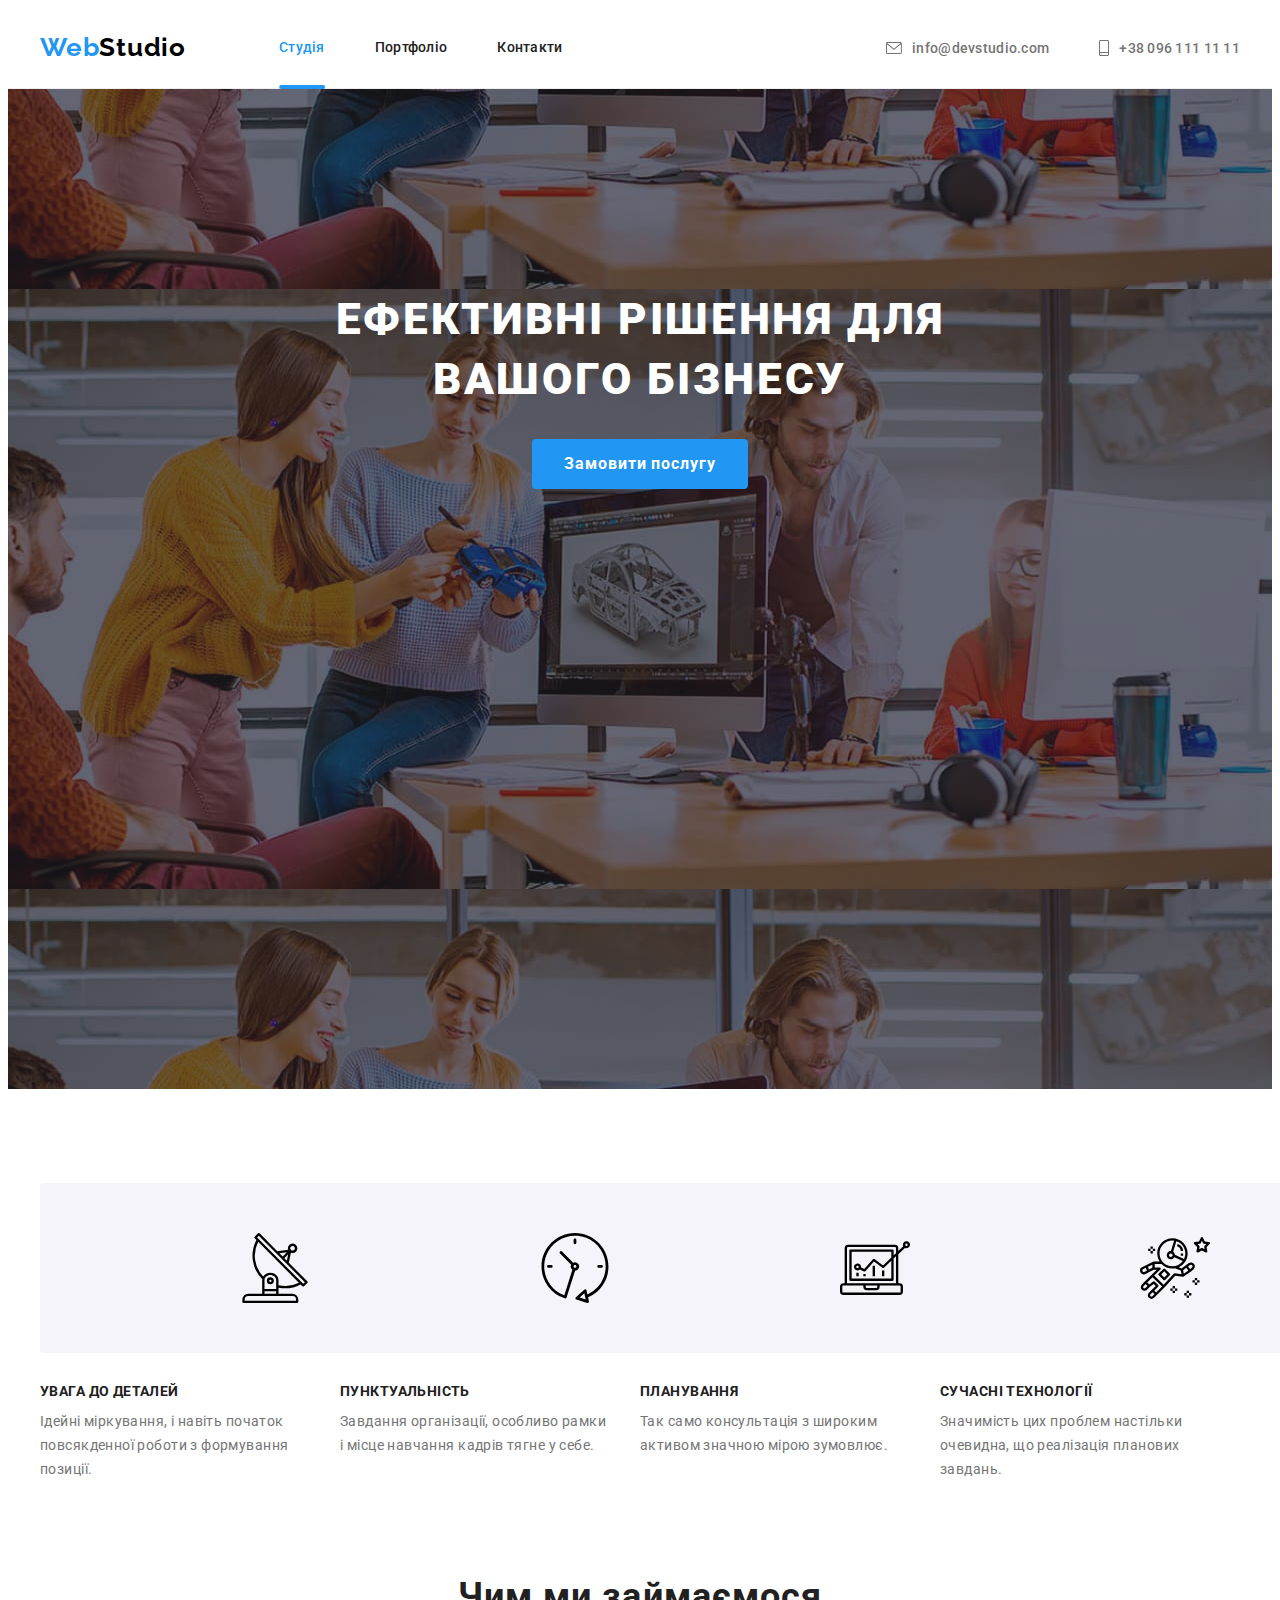
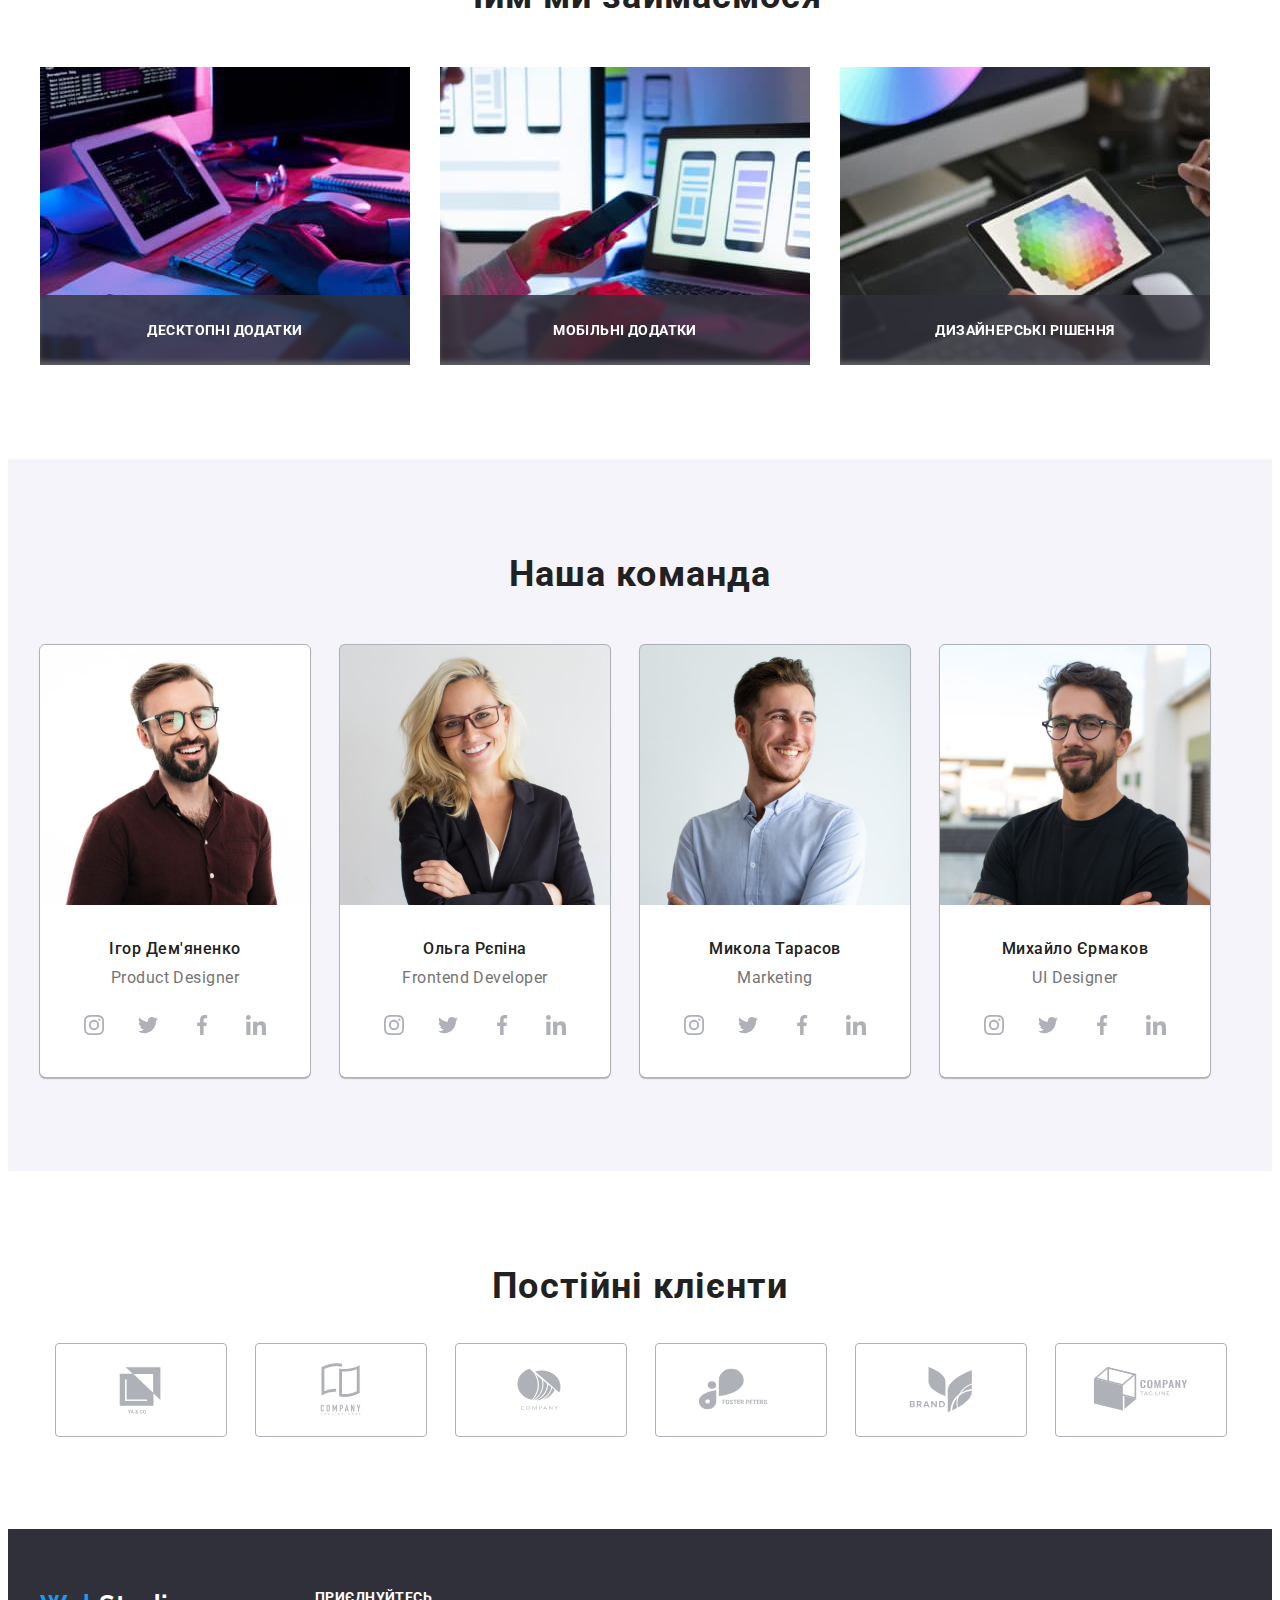
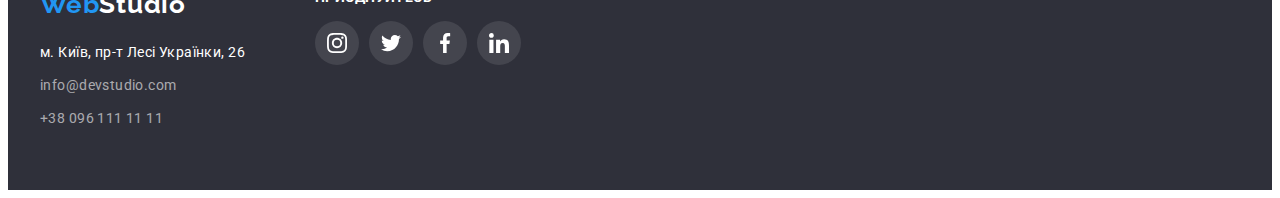
<file: index.html>
<!DOCTYPE html>
<html lang="uk">
  <head>
    <meta charset="UTF-8" />
    <meta http-equiv="X-UA-Compatible" content="IE=edge" />
    <meta name="viewport" content="width=device-width, initial-scale=1.0" />
    <title>WebStudio</title>
    <!-- Fonts -->
    <link rel="preconnect" href="https://fonts.googleapis.com" />
    <link rel="preconnect" href="https://fonts.gstatic.com" crossorigin />
    <link
      href="https://fonts.googleapis.com/css2?family=Fira+Code:wght@300;400;500;600;700&family=Raleway:wght@700&family=Roboto:wght@400;500;700;900&display=swap"
      rel="stylesheet"
    />
    <!-- Modern-normalize -->
    <link
      rel="stylesheet"
      href="https://cdnjs.cloudflare.com/ajax/libs/modern-normalize/1.1.0/modern-normalize.min.css"
      integrity="sha512-wpPYUAdjBVSE4KJnH1VR1HeZfpl1ub8YT/NKx4PuQ5NmX2tKuGu6U/JRp5y+Y8XG2tV+wKQpNHVUX03MfMFn9Q=="
      crossorigin="anonymous"
      referrerpolicy="no-referrer"
    />
    <!-- Custom styles -->
    <link rel="stylesheet" href="./scc/style.css" />
  </head>
  <body class="body">
    <!-- header -->
    <header class="header-chapter">
      <div class="header-container container">
        <a class="logo link" href=""
          >Web<span class="logo-header">Studio</span></a
        >
        <nav class="header-nav">
          <ul class="nav-list list">
            <li class="nav-item">
              <a href="" class="nav-link curent link">Студія</a>
            </li>
            <li class="nav-item">
              <a href="./portfolio.html" class="nav-link link">Портфоліо</a>
            </li>
            <li class="nav-item">
              <a href="" class="nav-link link">Контакти</a>
            </li>
          </ul>
        </nav>
        <div class="header-group">
          <a href="mailto:info@devstudio.com" class="header-mail link"
            ><svg class="heder-icon" width="16" height="12">
              <use href="./img/icons.svg#icon-envelope"></use>
            </svg>
            info@devstudio.com</a
          >
          <a href="tel:+380961111111" class="header-tel link">
            <svg class="heder-icon" width="10" height="16">
              <use href="./img/icons.svg#icon-smartphone"></use></svg
            >+38 096 111 11 11</a
          >
        </div>
      </div>
    </header>
    <!-- Main section -->
    <main>
      <!-- Hero section-->
      <section class="hero-chapter">
        <div class="about-container container">
          <h1 class="hero-title">
            Ефективні рішення для <br />
            вашого бізнесу
          </h1>
          <button class="button-hero" type="button" data-modal-open>
            Замовити послугу
          </button>
        </div>
      </section>
      <!-- Benefits section -->
      <section class="section-chapt">
        <div class="container">
          <h2 class="visually-hidden">Переваги нашої компанії</h2>
          <ul class="benefits-text list">
            <li class="about-text">
              <div class="benefits-company">
                <svg class="benefits-icon">
                  <use href="./img/icons.svg#icon-antenna"></use>
                </svg>
              </div>
              <h3 class="section-title">УВАГА ДО ДЕТАЛЕЙ</h3>
              <p class="section-text">
                Ідейні міркування, і навіть початок повсякденної роботи з
                формування позиції.
              </p>
            </li>

            <li class="about-text">
              <div class="benefits-company">
                <svg class="benefits-icon">
                  <use href="./img/icons.svg#icon-clock"></use>
                </svg>
              </div>
              <h3 class="section-title">ПУНКТУАЛЬНІСТЬ</h3>
              <p class="section-text">
                Завдання організації, особливо рамки і місце навчання кадрів
                тягне у себе.
              </p>
            </li>
            <li class="about-text">
              <div class="benefits-company">
                <svg class="benefits-icon">
                  <use href="./img/icons.svg#icon-diagram"></use>
                </svg>
              </div>

              <h3 class="section-title">ПЛАНУВАННЯ</h3>
              <p class="section-text">
                Так само консультація з широким активом значною мірою зумовлює.
              </p>
            </li>
            <li class="about-text">
              <div class="benefits-company">
                <svg class="benefits-icon">
                  <use href="./img/icons.svg#icon-astronaut"></use>
                </svg>
              </div>

              <h3 class="section-title">СУЧАСНІ ТЕХНОЛОГІЇ</h3>
              <p class="section-text">
                Значимість цих проблем настільки очевидна, що реалізація
                планових завдань.
              </p>
            </li>
          </ul>
        </div>
      </section>
      <!-- Project section-->
      <section class="project-chapter">
        <div class="container">
          <h2 class="project-title">Чим ми займаємося</h2>

          <ul class="progect-desc list">
            <li class="about-project">
              <img
                src="./img/about-img1-jpg.jpg"
                alt="Програмування"
                width="370"
                height="294"
              />
              <div class="overlay-section">
                <p class="ovarlay-title">Десктопні додатки</p>
              </div>
            </li>
            <li class="about-project">
              <img
                src="./img/about-img2-jpg.jpg"
                alt="Програмування"
                width="370"
                height="294"
              />
              <div class="overlay-section">
                <p class="ovarlay-title">Мобільні додатки</p>
              </div>
            </li>
            <li class="about-project">
              <img
                src="./img/about-img3-jpg.jpg"
                alt="Програмування"
                width="370"
                height="294"
              />
              <div class="overlay-section">
                <p class="ovarlay-title">Дизайнерські рішення</p>
              </div>
            </li>
          </ul>
        </div>
      </section>
      <!-- Team section -->
      <section class="comand-link">
        <div class="container">
          <h2 class="comand-title">Наша команда</h2>
          <ul class="team-galery list">
            <li class="about-comand">
              <img
                src="./img/workers/img.jpg"
                alt="співробітник"
                width="270"
                height="260"
              />
              <div class="team-comand">
                <h3 class="comand-item">Ігор Дем'яненко</h3>
                <p class="comand-text" lang="en">Product Designer</p>
                <ul class="socials list">
                  <li class="socials-item">
                    <a
                      class="socials-link link social-bag"
                      href="https://instagram.com"
                      target="_blank"
                      rel="noopener noreferrer"
                      aria-label="Instagram icon"
                    >
                      <svg class="socials-icon" width="20" height="20">
                        <use href="./img/icons.svg#icon-instagram"></use>
                      </svg>
                    </a>
                  </li>

                  <li class="socials-item">
                    <a
                      class="socials-link link"
                      href="https://twitter.com"
                      target="_blank"
                      rel="noopener noreferrer"
                      aria-label="Twitter icon"
                    >
                      <svg class="socials-icon" width="20" height="20">
                        <use href="./img/icons.svg#icon-twitter"></use>
                      </svg>
                    </a>
                  </li>
                  <li class="socials-item">
                    <a
                      class="socials-link link"
                      href="https://facebook.com"
                      target="_blank"
                      rel="noopener noreferrer"
                      aria-label="Facebook icon"
                    >
                      <svg class="socials-icon" width="20" height="20">
                        <use href="./img/icons.svg#icon-facebook"></use>
                      </svg>
                    </a>
                  </li>
                  <li class="socials-item">
                    <a
                      class="socials-link link"
                      href="https://linkedin.com"
                      target="_blank"
                      rel="noopener noreferrer"
                      aria-label="Linkedin icon"
                    >
                      <svg class="socials-icon" width="20" height="20">
                        <use href="./img/icons.svg#icon-linkedin"></use>
                      </svg>
                    </a>
                  </li>
                </ul>
              </div>
            </li>
            <li class="about-comand">
              <img
                src="./img/workers/img1.jpg"
                alt="співробітниця"
                width="270"
                height="260"
              />
              <div class="team-comand">
                <h3 class="comand-item">Ольга Рєпіна</h3>
                <p class="comand-text" lang="en">Frontend Developer</p>
                <ul class="socials list">
                  <li class="socials-item">
                    <a
                      class="socials-link link social-bag"
                      href="https://instagram.com"
                      target="_blank"
                      rel="noopener noreferrer"
                      aria-label="Instagram icon"
                    >
                      <svg class="socials-icon" width="20" height="20">
                        <use href="./img/icons.svg#icon-instagram"></use>
                      </svg>
                    </a>
                  </li>
                  <li class="socials-item">
                    <a
                      class="socials-link link"
                      href="https://twitter.com"
                      target="_blank"
                      rel="noopener noreferrer"
                      aria-label="Twitter icon"
                    >
                      <svg class="socials-icon" width="20" height="20">
                        <use href="./img/icons.svg#icon-twitter"></use>
                      </svg>
                    </a>
                  </li>
                  <li class="socials-item">
                    <a
                      class="socials-link link"
                      href="https://facebook.com"
                      target="_blank"
                      rel="noopener noreferrer"
                      aria-label="Facebook icon"
                    >
                      <svg class="socials-icon" width="20" height="20">
                        <use href="./img/icons.svg#icon-facebook"></use>
                      </svg>
                    </a>
                  </li>
                  <li class="socials-item">
                    <a
                      class="socials-link link"
                      href="https://linkedin.com"
                      target="_blank"
                      rel="noopener noreferrer"
                      aria-label="Linkedin icon"
                    >
                      <svg class="socials-icon" width="20" height="20">
                        <use href="./img/icons.svg#icon-linkedin"></use>
                      </svg>
                    </a>
                  </li>
                </ul>
              </div>
            </li>
            <li class="about-comand">
              <img
                src="./img/workers/img2.jpg"
                alt="співробітник"
                width="270"
                height="260"
              />
              <div class="team-comand">
                <h3 class="comand-item">Микола Тарасов</h3>
                <p class="comand-text" lang="en">Marketing</p>
                <ul class="socials list">
                  <li class="socials-item">
                    <a
                      class="socials-link link social-bag"
                      href="https://instagram.com"
                      target="_blank"
                      rel="noopener noreferrer"
                      aria-label="Instagram icon"
                    >
                      <svg class="socials-icon" width="20" height="20">
                        <use href="./img/icons.svg#icon-instagram"></use>
                      </svg>
                    </a>
                  </li>
                  <li class="socials-item">
                    <a
                      class="socials-link link"
                      href="https://twitter.com"
                      target="_blank"
                      rel="noopener noreferrer"
                      aria-label="Twitter icon"
                    >
                      <svg class="socials-icon" width="20" height="20">
                        <use href="./img/icons.svg#icon-twitter"></use>
                      </svg>
                    </a>
                  </li>
                  <li class="socials-item">
                    <a
                      class="socials-link link"
                      href="https://facebook.com"
                      target="_blank"
                      rel="noopener noreferrer"
                      aria-label="Facebook icon"
                    >
                      <svg class="socials-icon" width="20" height="20">
                        <use href="./img/icons.svg#icon-facebook"></use>
                      </svg>
                    </a>
                  </li>
                  <li class="socials-item">
                    <a
                      class="socials-link link"
                      href="https://linkedin.com"
                      target="_blank"
                      rel="noopener noreferrer"
                      aria-label="Linkedin icon"
                    >
                      <svg class="socials-icon" width="20" height="20">
                        <use href="./img/icons.svg#icon-linkedin"></use>
                      </svg>
                    </a>
                  </li>
                </ul>
              </div>
            </li>
            <li class="about-comand">
              <img
                src="./img/workers/img3.jpg"
                alt="співробітник"
                width="270"
                height="260"
              />
              <div class="team-comand">
                <h3 class="comand-item">Михайло Єрмаков</h3>
                <p class="comand-text" lang="en">UI Designer</p>
                <ul class="socials list">
                  <li class="socials-item">
                    <a
                      class="socials-link link"
                      href="https://instagram.com"
                      target="_blank"
                      rel="noopener noreferrer"
                      aria-label="Instagram icon"
                    >
                      <svg class="socials-icon" width="20" height="20">
                        <use href="./img/icons.svg#icon-instagram"></use>
                      </svg>
                    </a>
                  </li>
                  <li class="socials-item">
                    <a
                      class="socials-link link"
                      href="https://twitter.com"
                      target="_blank"
                      rel="noopener noreferrer"
                      aria-label="Twitter icon"
                    >
                      <svg class="socials-icon" width="20" height="20">
                        <use href="./img/icons.svg#icon-twitter"></use>
                      </svg>
                    </a>
                  </li>
                  <li class="socials-item">
                    <a
                      class="socials-link link"
                      href="https://facebook.com"
                      target="_blank"
                      rel="noopener noreferrer"
                      aria-label="Facebook icon"
                    >
                      <svg class="socials-icon" width="20" height="20">
                        <use href="./img/icons.svg#icon-facebook"></use>
                      </svg>
                    </a>
                  </li>
                  <li class="socials-item">
                    <a
                      class="socials-link link"
                      href="https://linkedin.com"
                      target="_blank"
                      rel="noopener noreferrer"
                      aria-label="Linkedin icon"
                    >
                      <svg class="socials-icon" width="20" height="20">
                        <use href="./img/icons.svg#icon-linkedin"></use>
                      </svg>
                    </a>
                  </li>
                </ul>
              </div>
            </li>
          </ul>
        </div>
      </section>
    </main>
    <!-- Clients -->
    <section class="clients">
      <div class="container">
        <h2 class="project-title">Постійні клієнти</h2>
        <ul class="our-clients">
          <li class="clients-item list">
            <a
              class="clients-link link"
              href="https://yaco.com"
              target="_blank"
              rel="noopener noreferrer"
              aria-label="yaco icon"
            >
              <svg class="clients-icon" width="106" height="60">
                <use href="./img/icons.svg#icon-yaco"></use>
              </svg>
            </a>
          </li>
          <li class="clients-item list">
            <a
              class="clients-link link"
              href="https://taglinehere.com"
              target="_blank"
              rel="noopener noreferrer"
              aria-label="taglinehere icon"
            >
              <svg class="clients-icon" width="106" height="60">
                <use href="./img/icons.svg#icon-taglinehere"></use>
              </svg>
            </a>
          </li>

          <li class="clients-item list">
            <a
              class="clients-link link"
              href="https://company.com"
              target="_blank"
              rel="noopener noreferrer"
              aria-label="company icon"
            >
              <svg class="clients-icon" width="106" height="60">
                <use href="./img/icons.svg#icon-company"></use>
              </svg>
            </a>
          </li>
          <li class="clients-item list">
            <a
              class="clients-link link"
              href="https://foster.com"
              target="_blank"
              rel="noopener noreferrer"
              aria-label="foster icon"
            >
              <svg class="clients-icon" width="106" height="60">
                <use href="./img/icons.svg#icon-foster"></use>
              </svg>
            </a>
          </li>
          <li class="clients-item list">
            <a
              class="clients-link link"
              href="https://brand.com"
              target="_blank"
              rel="noopener noreferrer"
              aria-label="brand icon"
            >
              <svg class="clients-icon" width="106" height="60">
                <use href="./img/icons.svg#icon-brand"></use>
              </svg>
            </a>
          </li>
          <li class="clients-item list">
            <a
              class="clients-link link"
              href="https://tagline.com"
              target="_blank"
              rel="noopener noreferrer"
              aria-label="tagline icon"
            >
              <svg class="clients-icon" width="106" height="60">
                <use href="./img/icons.svg#icon-tagline"></use>
              </svg>
            </a>
          </li>
        </ul>
      </div>
    </section>
    <!-- Footer -->
    <footer class="footer">
      <div class="container footer-container">
        <div>
          <a class="logo-element link" href=""
            >Web<span class="logo-footer">Studio</span></a
          >
          <address class="address">
            <ul class="list">
              <li class="footer-list">
                <a
                  class="footer-adres link"
                  href="https://goo.gl/maps/aXZ9ns17Bob6LLna9"
                  target="_blank"
                  rel="noopener noreferrer "
                  >м. Київ, пр-т Лесі Українки, 26</a
                >
              </li>
              <li class="footer-element">
                <a href="mailto:info@devstudio.com" class="footer-mail link"
                  >info@devstudio.com</a
                >
              </li>
              <li class="footer-element">
                <a href="tel:+380961111111" class="footer-tel link"
                  >+38 096 111 11 11</a
                >
              </li>
            </ul>
          </address>
        </div>
        <div class="footer-galery">
          <h3 class="footer-icon">приєднуйтесь</h3>
          <ul class="networks-galery">
            <li class="footer-icon list">
              <a
                class="footer-clas link"
                href="https://instagram.com"
                target="_blank"
                rel="noopener noreferrer"
                aria-label="Instagram icon"
              >
                <svg class="socials-networks" width="20" height="20">
                  <use href="./img/icons.svg#icon-instagram"></use>
                </svg>
              </a>
            </li>
            <li class="footer-icon list">
              <a
                class="footer-clas link twitter-element"
                href="https://twitter.com"
                target="_blank"
                rel="noopener noreferrer"
                aria-label="Twitter icon"
              >
                <svg class="socials-networks" width="20" height="20">
                  <use href="./img/icons.svg#icon-twitter"></use>
                </svg>
              </a>
            </li>
            <li class="footer-icon list">
              <a
                class="footer-clas link"
                href="https://facebook.com"
                target="_blank"
                rel="noopener noreferrer"
                aria-label="Facebook icon"
              >
                <svg class="socials-networks" width="20" height="20">
                  <use href="./img/icons.svg#icon-facebook"></use>
                </svg>
              </a>
            </li>
            <li class="footer-icon list">
              <a
                class="footer-clas link"
                href="https://linkedin.com"
                target="_blank"
                rel="noopener noreferrer"
                aria-label="Linkedin icon"
              >
                <svg class="socials-networks" width="20" height="20">
                  <use href="./img/icons.svg#icon-linkedin"></use>
                </svg>
              </a>
            </li>
          </ul>
        </div>
      </div>
    </footer>
    <!-- Modal window -->
    <div class="backdrop is-hidden" data-modal>
      <div class="modal">
        <button class="modal-btn" data-modal-close>
          <svg class="modal-icon" width="18" height="18">
            <use href="./img/icons.svg#icon-close-black"></use>
          </svg>
        </button>
      </div>
    </div>
    <script src="./js/modal.js"></script>
  </body>
</html>
</file>
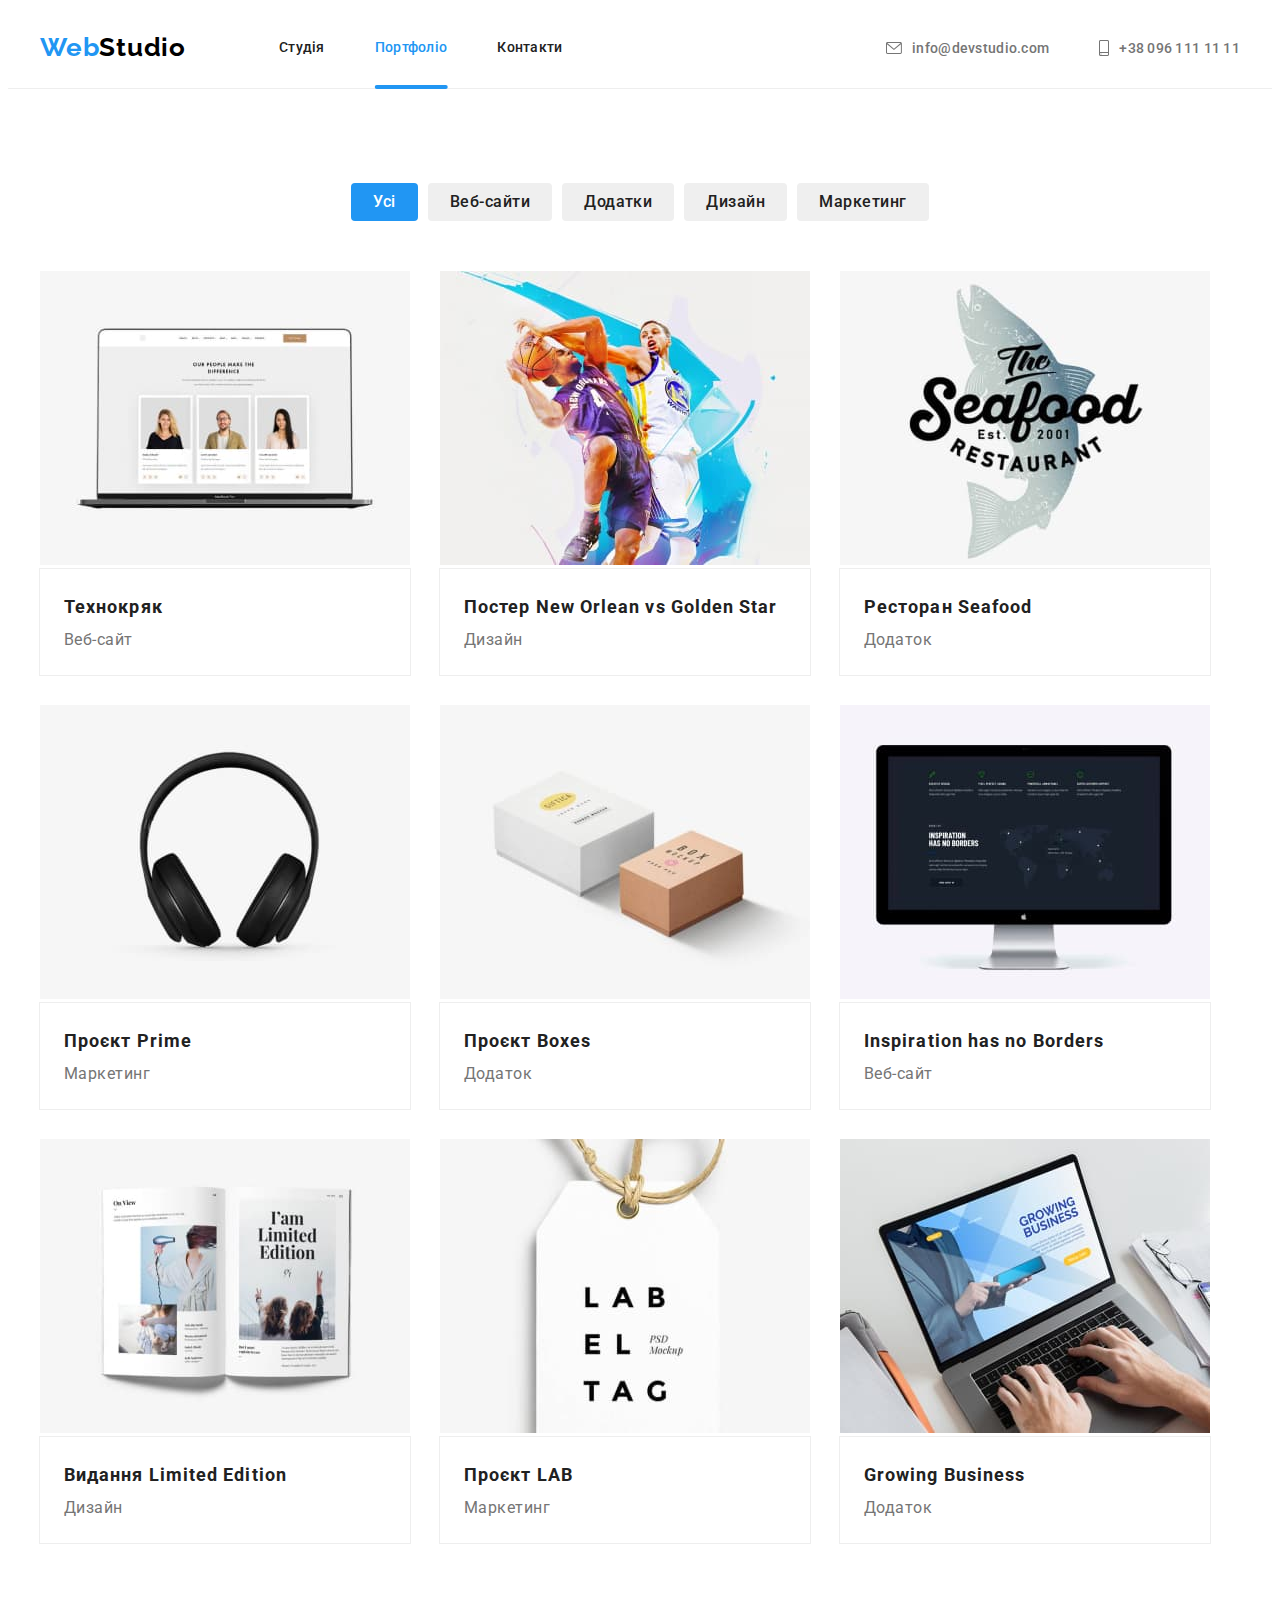
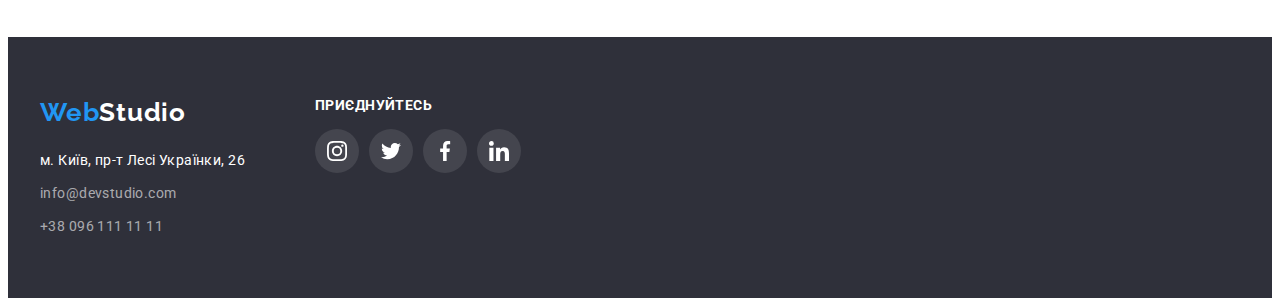
<file: portfolio.html>
<!DOCTYPE html>
<html lang="uk">
  <head>
    <meta charset="UTF-8" />
    <meta http-equiv="X-UA-Compatible" content="IE=edge" />
    <meta name="viewport" content="width=device-width, initial-scale=1.0" />
    <title>WebStudio</title>
    <!-- Fonts -->
    <link rel="preconnect" href="https://fonts.googleapis.com" />
    <link rel="preconnect" href="https://fonts.gstatic.com" crossorigin />
    <link
      href="https://fonts.googleapis.com/css2?family=Fira+Code:wght@300;400;500;600;700&family=Raleway:wght@700&family=Roboto:wght@400;500;700;900&display=swap"
      rel="stylesheet"
    />
    <!-- Modern-normalize -->
    <link
      rel="stylesheet"
      href="https://cdnjs.cloudflare.com/ajax/libs/modern-normalize/1.1.0/modern-normalize.min.css"
      integrity="sha512-wpPYUAdjBVSE4KJnH1VR1HeZfpl1ub8YT/NKx4PuQ5NmX2tKuGu6U/JRp5y+Y8XG2tV+wKQpNHVUX03MfMFn9Q=="
      crossorigin="anonymous"
      referrerpolicy="no-referrer"
    />
    <!-- Custom styles -->
    <link rel="stylesheet" href="./scc/style.css" />
  </head>
  <body class="body">
    <!-- Heder section-->
    <header class="header-chapter">
      <div class="header-container container">
        <a class="logo link" href=""
          >Web<span class="logo-header">Studio</span></a
        >
        <nav class="header-nav">
          <ul class="nav-list list">
            <li class="nav-item">
              <a href="./index.html" class="nav-link link">Студія</a>
            </li>
            <li class="nav-item">
              <a href="" class="nav-link curent link">Портфоліо</a>
            </li>
            <li class="nav-item">
              <a href="" class="nav-link link">Контакти</a>
            </li>
          </ul>
        </nav>
        <div class="header-group">
          <a href="mailto:info@devstudio.com" class="header-mail link"
            ><svg class="heder-icon" width="16" height="12">
              <use href="./img/icons.svg#icon-envelope"></use>
            </svg>
            info@devstudio.com</a
          >
          <a href="tel:+380961111111" class="header-tel link">
            <svg class="heder-icon" width="10" height="16">
              <use href="./img/icons.svg#icon-smartphone"></use></svg
            >+38 096 111 11 11</a
          >
        </div>
      </div>
    </header>
    <main>
      <!-- Hero section -->
      <section class="button-container">
        <div class="container">
          <ul class="button-btn list">
            <li>
              <button type="button" class="btn-list btn-item">Усі</button>
            </li>
            <li><button type="button" class="btn-list">Веб-сайти</button></li>
            <li><button type="button" class="btn-list">Додатки</button></li>
            <li><button type="button" class="btn-list">Дизайн</button></li>
            <li><button type="button" class="btn-list">Маркетинг</button></li>
          </ul>
          <!-- Project company -->

          <h1 class="visually-hidden">Проєкти компанії</h1>
          <ul class="photo-project list">
            <li class="project-content">
              <div class="team-thumb">
                <img
                  src="./img/photoprogect/img.jpg"
                  alt="Ноутбук"
                  width="370"
                  height="294"
                />
                <div class="overlay">
                  <p class="overlay-text">
                    Ресурс пропонує комплексні пропозиції з різним рівнем
                    функціоналу та сервісів. Все це дозволить відвідувачу
                    отримати вичерпні відомості про компанію чи приватну особу.
                  </p>
                </div>
              </div>
              <div class="photo-content">
                <h2 class="design-title">Технокряк</h2>
                <p class="design-text">Веб-сайт</p>
              </div>
            </li>

            <li class="project-content">
              <div class="team-thumb">
                <img
                  src="./img/photoprogect/img1.jpg"
                  alt="Баскетбол"
                  width="370"
                  height="294"
                />
                <div class="overlay">
                  <p class="overlay-text">
                    Ресурс пропонує комплексні пропозиції з різним рівнем
                    функціоналу та сервісів. Все це дозволить відвідувачу
                    отримати вичерпні відомості про компанію чи приватну особу.
                  </p>
                </div>
              </div>

              <div class="photo-content">
                <h2 class="design-title">Постер New Orlean vs Golden Star</h2>
                <p class="design-text">Дизайн</p>
              </div>
            </li>

            <li class="project-content">
              <div class="team-thumb">
                <img
                  src="./img/photoprogect/img2.jpg"
                  alt="Логотип"
                  width="370"
                  height="294"
                />
                <div class="overlay">
                  <p class="overlay-text">
                    Ресурс пропонує комплексні пропозиції з різним рівнем
                    функціоналу та сервісів. Все це дозволить відвідувачу
                    отримати вичерпні відомості про компанію чи приватну особу.
                  </p>
                </div>
              </div>
              <div class="photo-content">
                <h2 class="design-title">Ресторан Seafood</h2>
                <p class="design-text">Додаток</p>
              </div>
            </li>

            <li class="project-content">
              <div class="team-thumb">
                <img
                  src="./img/photoprogect/img3.jpg"
                  alt="Навушники"
                  width="370"
                  height="294"
                />
                <div class="overlay">
                  <p class="overlay-text">
                    Ресурс пропонує комплексні пропозиції з різним рівнем
                    функціоналу та сервісів. Все це дозволить відвідувачу
                    отримати вичерпні відомості про компанію чи приватну особу.
                  </p>
                </div>
              </div>
              <div class="photo-content">
                <h2 class="design-title">Проєкт Prime</h2>
                <p class="design-text">Маркетинг</p>
              </div>
            </li>

            <li class="project-content">
              <div class="team-thumb">
                <img
                  src="./img/photoprogect/img4.jpg"
                  alt="Коробки"
                  width="370"
                  height="294"
                />
                <div class="overlay">
                  <p class="overlay-text">
                    Ресурс пропонує комплексні пропозиції з різним рівнем
                    функціоналу та сервісів. Все це дозволить відвідувачу
                    отримати вичерпні відомості про компанію чи приватну особу.
                  </p>
                </div>
              </div>
              <div class="photo-content">
                <h2 class="design-title" lang="en">Проєкт Boxes</h2>
                <p class="design-text">Додаток</p>
              </div>
            </li>

            <li class="project-content">
              <div class="team-thumb">
                <img
                  src="./img/photoprogect/img5.jpg"
                  alt="Комп"
                  width="370"
                  height="294"
                />
                <div class="overlay">
                  <p class="overlay-text">
                    Ресурс пропонує комплексні пропозиції з різним рівнем
                    функціоналу та сервісів. Все це дозволить відвідувачу
                    отримати вичерпні відомості про компанію чи приватну особу.
                  </p>
                </div>
              </div>
              <div class="photo-content">
                <h2 class="design-title" lang="en">
                  Inspiration has no Borders
                </h2>
                <p class="design-text">Веб-сайт</p>
              </div>
            </li>

            <li class="project-content">
              <div class="team-thumb">
                <img
                  src="./img/photoprogect/img6.jpg"
                  alt="Книга"
                  width="370"
                  height="294"
                />
                <div class="overlay">
                  <p class="overlay-text">
                    Ресурс пропонує комплексні пропозиції з різним рівнем
                    функціоналу та сервісів. Все це дозволить відвідувачу
                    отримати вичерпні відомості про компанію чи приватну особу.
                  </p>
                </div>
              </div>
              <div class="photo-content">
                <h2 class="design-title" lang="en">Видання Limited Edition</h2>
                <p class="design-text">Дизайн</p>
              </div>
            </li>

            <li class="project-content">
              <div class="team-thumb">
                <img
                  src="./img/photoprogect/img7.jpg"
                  alt="Декор"
                  width="370"
                  height="294"
                />
                <div class="overlay">
                  <p class="overlay-text">
                    Ресурс пропонує комплексні пропозиції з різним рівнем
                    функціоналу та сервісів. Все це дозволить відвідувачу
                    отримати вичерпні відомості про компанію чи приватну особу.
                  </p>
                </div>
              </div>
              <div class="photo-content">
                <h2 class="design-title" lang="en">Проєкт LAB</h2>
                <p class="design-text">Маркетинг</p>
              </div>
            </li>
            <li class="project-content">
              <div class="team-thumb">
                <img
                  src="./img/photoprogect/img8.jpg"
                  alt="Ноутбук"
                  width="370"
                  height="294"
                />
                <div class="overlay">
                  <p class="overlay-text">
                    Ресурс пропонує комплексні пропозиції з різним рівнем
                    функціоналу та сервісів. Все це дозволить відвідувачу
                    отримати вичерпні відомості про компанію чи приватну особу.
                  </p>
                </div>
              </div>
              <div class="photo-content">
                <h2 class="design-title" lang="en">Growing Business</h2>
                <p class="design-text">Додаток</p>
              </div>
            </li>
          </ul>
        </div>
      </section>
    </main>
    <!-- Footer -->

    <footer class="footer">
      <div class="container footer-container">
        <div>
          <a class="logo-element link" href=""
            >Web<span class="logo-footer">Studio</span></a
          >
          <address class="address">
            <ul class="list">
              <li class="footer-list">
                <a
                  class="footer-adres link"
                  href="https://goo.gl/maps/aXZ9ns17Bob6LLna9"
                  target="_blank"
                  rel="noopener noreferrer "
                  >м. Київ, пр-т Лесі Українки, 26</a
                >
              </li>
              <li class="footer-element">
                <a href="mailto:info@devstudio.com" class="footer-mail link"
                  >info@devstudio.com</a
                >
              </li>
              <li class="footer-element">
                <a href="tel:+380961111111" class="footer-tel link"
                  >+38 096 111 11 11</a
                >
              </li>
            </ul>
          </address>
        </div>

        <div class="footer-galery">
          <h3 class="footer-icon">приєднуйтесь</h3>
          <ul class="networks-galery">
            <li class="footer-icon list">
              <a
                class="footer-clas link"
                href="https://instagram.com"
                target="_blank"
                rel="noopener noreferrer"
                aria-label="Instagram icon"
              >
                <svg class="socials-networks" width="20" height="20">
                  <use href="./img/icons.svg#icon-instagram"></use>
                </svg>
              </a>
            </li>
            <li class="footer-icon list">
              <a
                class="footer-clas link twitter-element"
                href="https://twitter.com"
                target="_blank"
                rel="noopener noreferrer"
                aria-label="Twitter icon"
              >
                <svg class="socials-networks" width="20" height="20">
                  <use href="./img/icons.svg#icon-twitter"></use>
                </svg>
              </a>
            </li>
            <li class="footer-icon list">
              <a
                class="footer-clas link"
                href="https://facebook.com"
                target="_blank"
                rel="noopener noreferrer"
                aria-label="Facebook icon"
              >
                <svg class="socials-networks" width="20" height="20">
                  <use href="./img/icons.svg#icon-facebook"></use>
                </svg>
              </a>
            </li>
            <li class="footer-icon list">
              <a
                class="footer-clas link"
                href="https://linkedin.com"
                target="_blank"
                rel="noopener noreferrer"
                aria-label="Linkedin icon"
              >
                <svg class="socials-networks" width="20" height="20">
                  <use href="./img/icons.svg#icon-linkedin"></use>
                </svg>
              </a>
            </li>
          </ul>
        </div>
      </div>
    </footer>
  </body>
</html>
</file>
<file: scc/style.css>
.logo-header {
  color: var(--six-title-color);
}
:root {
  --main-title-color: #ffffff;
  --main-btn-color: #2196f3;
  --secondary-title-color: #f5f4fa;
  --accent-color: #212121;
  --fourth-title-color: #757575;
  --fift-title-color: #f5f5f5;
  --six-title-color: #000000;
  --primary-color: #2f303a;
  --border-color: #eeeeee;
  --secondary-border-color: #afb1b8;
  --background-color: #2196f3;
}
/* Others */
:root {
  --header-idx: 10;
  --modal-idx: 100;
  --menu-idx: 1000;
  --anim-fast: 250ms ease-out;
  --anim-our: 250ms cubic-bezier(0.4, 0, 0.2, 1);
}
.body {
  font-family: "Roboto", sans-serif;
  color: var(--main-title-color);
}
h1,
h2,
h3,
h4,
h5,
h6,
p {
  margin: 0;
}
.list {
  list-style: none;
  margin: 0;
  padding: 0;
}
.img {
  display: block;
  max-width: 100%;
  height: auto;
}
.container {
  width: 1200px;
  padding-right: 15px;
  padding-left: 15px;
  margin-left: auto;
  margin-right: auto;
}
.link {
  text-decoration: none;
  color: currentColor;
}
/*-------Heder-------- */
.header-container {
  display: flex;
  align-items: center;
}
.logo {
  margin-right: 93px;
}
.header-nav {
  margin-right: auto;
}
.header-chapter {
  border-bottom: 1px solid var(--border-color);
}
.logo {
  font-family: "Raleway";
  font-style: normal;
  font-weight: 700;
  font-size: 26px;
  line-height: calc(31 / 26);
  letter-spacing: 0.03em;
  color: var(--main-btn-color);
}
.nav-link {
  position: relative;
  display: block;
  padding-top: 32px;
  padding-bottom: 32px;
  font-weight: 500;
  font-size: 14px;
  line-height: 1.14;
  letter-spacing: 0.02em;
  color: var(--accent-color);
  transition: color var(--anim-our);
}
.nav-link:hover,
.nav-link:focus {
  color: var(--main-btn-color);
}
.nav-link.curent::after {
  content: "";
  position: absolute;
  left: 50%;
  bottom: -1px;
  transform: translateX(-50%);
  display: block;
  width: 100%;
  height: 4px;
  background: var(--main-btn-color);
  border-radius: 2px;
}
.nav-list {
  display: flex;
  align-items: center;
  gap: 50px;
}
.nav-list .nav-link.curent {
  color: var(--main-btn-color);
}
.header-tel {
  font-weight: 500;
  font-size: 14px;
  line-height: calc(16 / 14);
  letter-spacing: 0.02em;
  color: var(--fourth-title-color);
  display: flex;
  align-items: center;
  gap: 10px;
  transition: color var(--anim-our);
}
.header-tel:hover,
.header-tel:focus {
  color: var(--main-btn-color);
}
.heder-icon {
  fill: currentColor;
}
.header-mail {
  font-weight: 500;
  font-size: 14px;
  line-height: calc(16 / 14);
  letter-spacing: 0.02em;
  color: var(--fourth-title-color);
  display: flex;
  align-items: center;
  gap: 10px;
  transition: color var(--anim-our);
}
.header-mail:hover,
.header-mail:focus {
  color: var(--main-btn-color);
}
.header-group {
  display: flex;
  align-items: center;
  gap: 50px;
}
/*------Hero----- */
.hero-chapter {
  background-color: var(--primary-color);
  padding-top: 200px;
  padding-bottom: 200px;
  height: 600px;
  max-width: 1600px;
  margin-left: auto;
  margin-right: auto;
  background-position: center;
  background-image: linear-gradient(
      rgba(47, 48, 58, 0.4),
      rgba(47, 48, 58, 0.4)
    ),
    url(../img/overlay/Img.jpg);
}
.hero-title {
  margin-top: 0;
  margin-bottom: 0;
  font-weight: 900;
  font-size: 44px;
  line-height: calc(60 / 44);
  text-align: center;
  letter-spacing: 0.06em;
  text-transform: uppercase;
  margin-bottom: 30px;
  color: var(--main-title-color);
}
.button-btn {
  margin-bottom: 34px;
}
.button-hero {
  margin-bottom: 200px;
  font-family: inherit;
  font-weight: 700;
  font-size: 16px;
  line-height: calc(30 / 16);
  display: flex;
  align-items: center;
  text-align: center;
  letter-spacing: 0.06em;
  cursor: pointer;
  background-color: var(--main-btn-color);
  border: none;
  display: block;
  margin: 0 auto;
  width: 216px;
  height: 50px;
  color: var(--main-title-color);
  border-radius: 4px;
  transition: color var(--anim-our);
}
.button-hero:hover,
.button-hero:focus {
  color: var(--six-title-color);
}
/*--------Benefits section------- */
.section {
  background-color: var(--main-title-color);
}
.benefits-company {
  display: flex;
  justify-content: center;
  align-items: center;
  width: 270px;
  height: 120px;
  gap: 30px;
  padding: 25px 100px;
  margin-bottom: 30px;
  background: var(--secondary-title-color);
  border-radius: 4px;
}
.benefits-icon {
  width: 70px;
  height: 70px;
}
.benefits-text {
  display: flex;
  padding-right: 30px;
}
.about-text {
  width: 270px;
  margin-right: 30px;
}
.visually-hidden {
  position: absolute;
  white-space: nowrap;
  width: 1px;
  height: 1px;
  overflow: hidden;
  border: 0;
  padding: 0;
  clip: rect(0 0 0 0);
  clip-path: inset(50%);
  margin: -1px;
}
.section-title {
  width: 270px;
  font-size: 14px;
  line-height: calc(16 / 14);
  letter-spacing: 0.03em;
  text-transform: uppercase;
  color: var(--accent-color);
}
.section-chapt {
  padding-top: 94px;
  padding-bottom: 94px;
}
.section-text {
  margin-top: 10px;
  font-size: 14px;
  line-height: calc(24 / 14);
  letter-spacing: 0.03em;
  color: var(--fourth-title-color);
}
.about-project:not(:last-child) {
  margin-right: 30px;
}
/* Project section */
.project {
  background-color: var(--main-title-color);
}
.project-title {
  font-size: 36px;
  line-height: calc(42 / 36);
  text-align: center;
  letter-spacing: 0.03em;
  color: var(--accent-color);
}
.project-chapter {
  padding-bottom: 94px;
}
.progect-desc {
  display: flex;
  margin-top: 50px;
}
.about-project {
  position: relative;
}
.overlay-section {
  width: 100%;
  position: absolute;
  bottom: 0;
  padding-bottom: 27px;
  padding-top: 27px;
  background-color: rgba(47, 48, 58, 0.8);
  backdrop-filter: blur(2px);
}
.ovarlay-title {
  color: var(--main-title-color);
  text-align: center;
  text-transform: uppercase;
  font-weight: 700;
  font-size: 14px;
  line-height: calc(16 / 14);
  letter-spacing: 0.03em;
}
/* ------Team section-------- */
.comand-link {
  background-color: var(--secondary-title-color);
  padding-top: 94px;
  padding-bottom: 94px;
}
.team-galery {
  display: flex;
  margin-top: 50px;
  gap: 30px;
}
.about-comand {
  outline: 1px solid var(--secondary-border-color);
  background-color: var(--main-title-color);
  border-radius: 5px;
  box-shadow: 0px 1px 3px rgba(0, 0, 0, 0.12), 0px 1px 1px rgba(0, 0, 0, 0.14),
    0px 2px 1px rgba(0, 0, 0, 0.2);
}
.team-comand {
  padding-top: 30px;
  padding-bottom: 30px;
}
.comand-title {
  text-align: center;
  font-style: normal;
  font-weight: 700;
  font-size: 36px;
  line-height: calc(42 / 36);
  letter-spacing: 0.03em;
  color: var(--accent-color);
}
.comand-item {
  font-weight: 500;
  font-size: 16px;
  line-height: calc(19 / 16);
  text-align: center;
  letter-spacing: 0.03em;
  color: var(--accent-color);
}
.comand-text {
  margin-top: 10px;
  margin-bottom: 16px;
  font-size: 16px;
  line-height: calc(19 / 16);
  text-align: center;
  letter-spacing: 0.03em;
  color: var(--fourth-title-color);
}
.socials {
  display: flex;
  justify-content: center;
  gap: 10px;
}
.socials-link {
  display: flex;
  justify-content: center;
  align-items: center;
  width: 44px;
  height: 44px;
  border-radius: 50%;
  background-color: var(--main-title-color);
  transition: color var(--anim-our), background-color var(--anim-our);
}
.socials-link:hover,
.socials-link:focus {
  background-color: var(--background-color);
}
.socials-icon {
  fill: var(--secondary-border-color);
}
.socials-link:hover .socials-icon,
.socials-link:focus .socials-icon {
  fill: var(--main-title-color);
}
/* Clients */
.clients {
  font-weight: 700;
  font-size: 36px;
  line-height: calc(42 / 36);
  text-align: center;
  letter-spacing: 0.03em;
  color: var(--accent-color);
  padding-top: 94px;
  padding-bottom: 94px;
}
.our-clients {
  display: flex;
  justify-content: center;
  align-items: center;
  gap: 30px;
  padding-left: 0;
  margin-bottom: 0;
}
.clients-link {
  width: 100%;
  height: 100%;
  display: flex;
  align-items: center;
  justify-content: center;
  width: 170;
  height: 92;
  border: 1px solid var(--secondary-border-color);
  border-radius: 4px;
  color: var(--secondary-border-color);
  transition: color var(--anim-our), border-color var(--anim-our);
}
.clients-item {
  width: 170px;
  height: 92px;
}
.clients-link:hover,
.clients-link:focus {
  border-color: var(--main-btn-color);
  color: var(--main-btn-color);
}
.clients-icon {
  fill: currentColor;
}
/* ------Foter------- */
.footer {
  background-color: var(--primary-color);
  padding-top: 60px;
  padding-bottom: 60px;
  padding-left: 0px;
}
.footer-container {
  display: flex;
  gap: 70px;
}
.logo-element {
  display: inline-block;
  font-family: "Raleway";
  font-style: normal;
  font-weight: 700;
  font-size: 26px;
  line-height: calc(31 / 26);
  letter-spacing: 0.03em;
  color: var(--main-btn-color);
}
.logo-footer {
  color: var(--main-title-color);
}
.footer-adres {
  font-size: 14px;
  line-height: calc(24 / 14);
  letter-spacing: 0.03em;
  color: var(--main-title-color);
  transition: color var(--anim-our);
}
.footer-adres:hover,
.footer-adres:focus {
  color: var(--main-btn-color);
}
.address {
  font-style: normal;
}
.footer-mail {
  display: inline-block;
  font-size: 14px;
  line-height: calc(24 / 14);
  letter-spacing: 0.03em;
  color: rgba(255, 255, 255, 0.6);
  transition: color var(--anim-our);
}
.footer-mail:hover,
.footer-mail:focus {
  color: var(--main-title-color);
}
.footer-list {
  margin-top: 20px;
}
.footer-element {
  margin-top: 9px;
}

.footer-tel {
  display: inline-block;
  font-size: 14px;
  line-height: calc(24 / 14);
  letter-spacing: 0.03em;
  color: rgba(255, 255, 255, 0.6);
  transition: color var(--anim-our);
}
.footer-tel:hover,
.footer-tel:focus {
  color: var(--main-title-color);
}
.footer-icon {
  display: flex;
  align-items: center;

  font-weight: 700;
  font-size: 14px;
  line-height: calc(16 / 14);
  letter-spacing: 0.03em;
  text-transform: uppercase;

  color: var(--main-title-color);
}
.networks-galery {
  display: flex;
  justify-content: center;
  align-items: center;
  gap: 10px;
  margin-bottom: 0;
  padding-left: 0;
}
.footer-clas {
  display: flex;
  justify-content: center;
  align-items: center;
  width: 44px;
  height: 44px;
  border-radius: 50%;
  background: rgba(255, 255, 255, 0.1);
  transition: background-color var(--anim-our);
}
.footer-clas:hover,
.footer-clas:focus {
  background-color: var(--background-color);
}
.socials-networks {
  fill: var(--main-title-color);
}
/* Modal window */
.backdrop {
  position: fixed;
  top: 0;
  left: 0;
  width: 100%;
  height: 100%;
  backdrop-filter: blur(1px);
  z-index: var(--header-idx);
  transition: opacity var(--anim-our), visibility var(--anim-our);
  animation: modal-animation 2000ms cubic-bezier(0.4, 0, 0.2, 1);
}
.backdrop.is-hidden {
  opacity: 0;
  visibility: hidden;
  pointer-events: none;
}
.modal {
  position: absolute;
  top: 50%;
  left: 50%;
  transform: translateX(-50%) translateY(-50%);
  width: 528px;
  min-height: 581px;
  background-color: var(--main-title-color);
  box-shadow: 0px 1px 3px rgba(0, 0, 0, 0.12), 0px 1px 1px rgba(0, 0, 0, 0.14),
    0px 2px 1px rgba(0, 0, 0, 0.2);
  border-radius: 4px;
  transition: transform var(--anim-our), opacity var(--anim-our);
}
.backdrop.is-hidden.modal {
  opacity: 0;
  transform: translateX(-50) translateY(-70);
}
.modal-btn {
  position: absolute;
  box-sizing: border-box;
  padding: 0;
  display: inline-flex;
  align-items: center;
  justify-content: center;
  top: 10px;
  right: 10px;
  width: 30px;
  height: 30px;
  background-color: var(--main-title-color);
  border: 1px solid rgba(0, 0, 0, 0.1);
  border-radius: 50%;
  cursor: pointer;
}
.modal-icon {
  color: var(--six-title-color);
}
/* -----------Portfolio html----------- */
.button-container {
  padding-top: 94px;
  padding-bottom: 94px;
}
.btn-list {
  font-family: "Roboto";
  font-style: normal;
  font-weight: 500;
  font-size: 16px;
  line-height: calc(26 / 16);
  text-align: center;
  letter-spacing: 0.03em;
  cursor: pointer;
  color: var(--accent-color);
  border-radius: 4px;
  transition: background-color var(--anim-our), color var(--anim-our);
}
.btn-list:hover,
.btn-list:focus {
  background-color: var(--main-btn-color);
  color: var(--main-title-color);
  box-shadow: 0px 3px 1px rgba(0, 0, 0, 0.1), 0px 1px 2px rgba(0, 0, 0, 0.08),
    0px 2px 2px rgba(0, 0, 0, 0.12);
}
.button-btn {
  display: flex;
  align-items: center;
  gap: 10px;
  justify-content: center;
  margin-bottom: 50px;
}
.photo-project {
  display: flex;
  flex-wrap: wrap;
  gap: 30px;
}
.btn-list {
  border-style: none;
  padding: 6px 22px;
}
.btn-item {
  padding: 6px 22px;
  font-family: "Roboto";
  font-style: normal;
  font-weight: 500;
  font-size: 16px;
  line-height: calc(26 / 16);
  text-align: center;
  letter-spacing: 0.03em;
  cursor: pointer;
  color: var(--main-title-color);
}
.btn-item {
  background-color: var(--main-btn-color);
  transition: color var(--anim-our);
}
.btn-item:hover,
.btn-item:focus {
  color: var(--accent-color);
}
.btn-item {
  border-style: none;
}
.photo-content {
  padding: 20px 24px;
  outline: 1px solid var(--border-color);
}
.design-title {
  font-size: 18px;
  line-height: calc(36 / 18);
  letter-spacing: 0.06em;
  color: var(--accent-color);
}
.design-text {
  font-size: 16px;
  line-height: calc(30 / 16);
  letter-spacing: 0.03em;
  color: var(--fourth-title-color);
}
.team-thumb {
  position: relative;
  overflow: hidden;
}
.overlay {
  position: absolute;
  top: 0;
  left: 0;
  transform: translateY(100%);
  width: 100%;
  height: 100%;
  padding-left: 24px;
  padding-right: 24px;
  display: flex;
  align-items: center;
  color: var(--main-title-color);
  font-size: 18px;
  line-height: 28px;
  letter-spacing: 0.03em;
  background-color: rgba(33, 150, 243, 0.9);
  backdrop-filter: blur(1px);
  user-select: none;
  transition: transform 250ms ease-in-out;
}
.project-content:hover .overlay {
  transform: translateY(0);
}
.project-content:hover,
.project-content:focus {
  box-shadow: 0px 1px 1px rgba(0, 0, 0, 0.12), 0px 4px 4px rgba(0, 0, 0, 0.06),
    1px 4px 6px rgba(0, 0, 0, 0.16);
}
/* Animation */
@keyframes modal-animation {
  0% {
    opacity: 0;
    scale: (0.1);
    transform: translateY(-100px);
  }
  50% {
    opacity: 0.6;
  }
  100% {
    opacity: 1;
    scale: (1);
    transform: translateY(-100px);
  }
}
</file>
